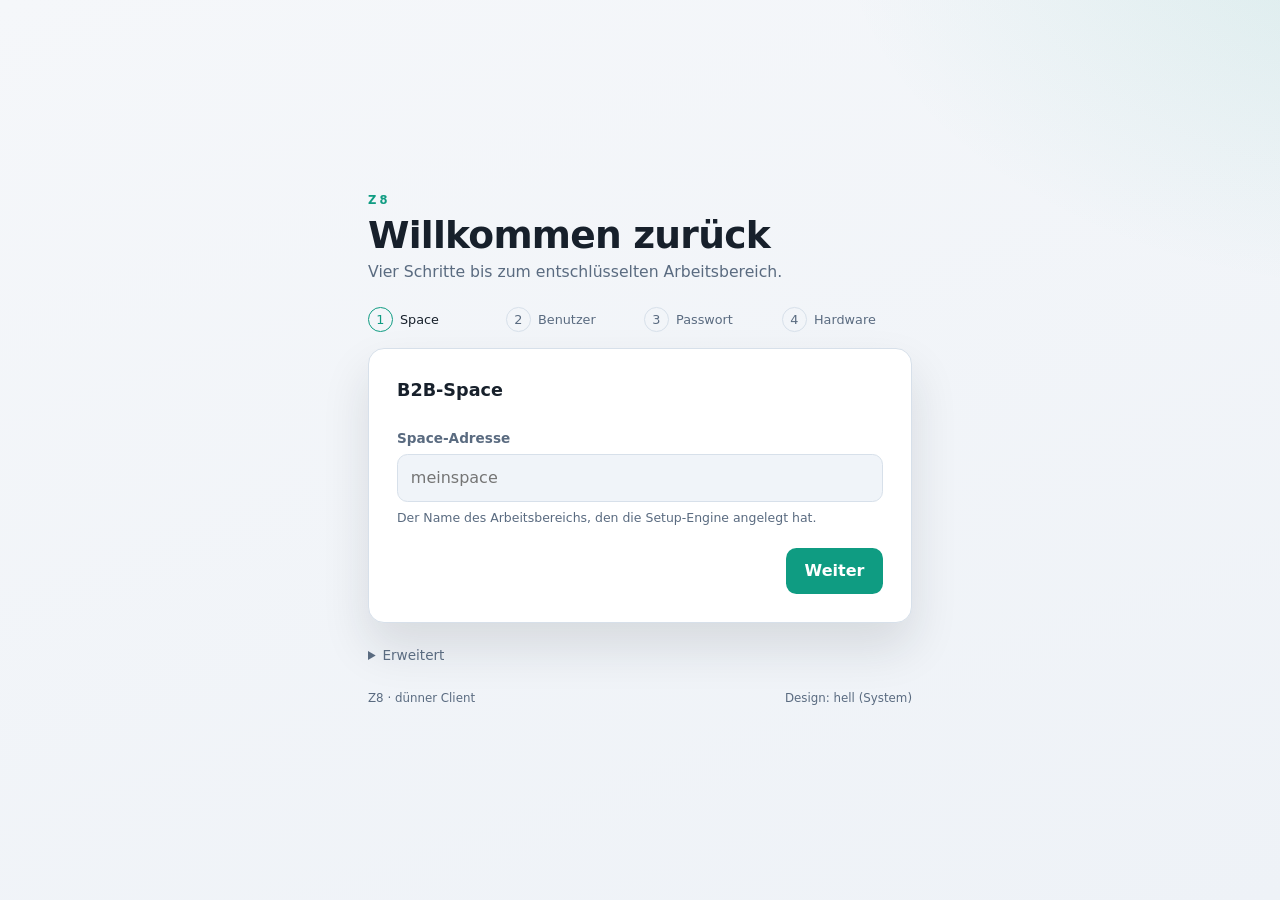
<file: login-ui/index.html>
<!doctype html>
<html lang="de">
<head>
<meta charset="utf-8">
<meta name="viewport" content="width=device-width, initial-scale=1, viewport-fit=cover">
<meta name="color-scheme" content="dark light">
<title>Z8 · Anmeldung</title>
<link rel="stylesheet" href="../ui/design-system.css">
<link rel="stylesheet" href="login.css">
</head>
<body>
<div class="logo-slot" aria-hidden="true"></div>

<main class="shell">
  <header class="masthead">
    <p class="eyebrow">Z8</p>
    <h1>Willkommen zurück</h1>
    <p class="lede">Vier Schritte bis zum entschlüsselten Arbeitsbereich.</p>
  </header>

  <nav class="steps" aria-label="Fortschritt">
    <ol id="step-dots">
      <li data-step="1"><span>1</span><em>Space</em></li>
      <li data-step="2"><span>2</span><em>Benutzer</em></li>
      <li data-step="3"><span>3</span><em>Passwort</em></li>
      <li data-step="4"><span>4</span><em>Hardware</em></li>
    </ol>
  </nav>

  <section class="card" aria-live="polite">
    <form id="wizard" novalidate autocomplete="off">

      <fieldset class="panel" data-panel="1">
        <legend>B2B-Space</legend>
        <label for="space">Space-Adresse</label>
        <input id="space" name="z8_space" type="text" inputmode="text"
               placeholder="meinspace" autocapitalize="none" spellcheck="false" autocomplete="one-time-code" required>
        <p class="hint">Der Name des Arbeitsbereichs, den die Setup-Engine angelegt hat.</p>
      </fieldset>

      <fieldset class="panel" data-panel="2" hidden>
        <legend>Benutzer</legend>
        <label for="user">Benutzername</label>
        <input id="user" name="z8_user" type="text" placeholder="anna"
               autocapitalize="none" spellcheck="false" autocomplete="one-time-code" required>
        <p class="hint">Deine Adresse wird aus Space + Name abgeleitet.</p>
      </fieldset>

      <fieldset class="panel" data-panel="3" hidden>
        <legend>Passwort</legend>
        <label for="password">Passwort</label>
        <input id="password" name="z8_secret" type="password" autocomplete="new-password" required>
        <p class="hint">Öffnet deine Passbox. Bleibt ausschließlich im Browser.</p>
      </fieldset>

      <fieldset class="panel" data-panel="4" hidden>
        <legend>Hardware-Key oder Passkey</legend>
        <div class="tabs" role="tablist">
          <button type="button" class="tab is-active" data-tab="hw" role="tab">Hardware-Datei</button>
          <button type="button" class="tab" data-tab="passkey" role="tab">Passkey</button>
        </div>

        <div class="tab-panel" data-tab-panel="hw">
          <label for="hw-pem">Hardware-PEM</label>
          <input id="hw-pem" name="hw-pem" type="file">
          <label for="hw-kem">KEM-Privatekey (.kem)</label>
          <input id="hw-kem" name="hw-kem" type="file">
          <p class="hint">Die Datei verlässt dein Gerät nicht; der Shard wird lokal geöffnet.</p>
        </div>

        <div class="tab-panel" data-tab-panel="passkey" hidden>
          <button type="button" id="passkey-btn" class="ghost">Passkey verwenden</button>
          <p class="hint" id="passkey-hint">Fordert eine WebAuthn-Assertion über <code>navigator.credentials</code> an.</p>
        </div>
      </fieldset>

      <p class="error" id="error" role="alert" hidden></p>

      <div class="actions">
        <button type="button" id="back" class="ghost" hidden>Zurück</button>
        <button type="button" id="next" class="primary">Weiter</button>
        <button type="submit" id="submit" class="primary" hidden>Anmelden</button>
      </div>
    </form>

    <div id="result" class="result" hidden>
      <p class="badge ok">Angemeldet</p>
      <dl>
        <div><dt>Space</dt><dd id="res-space"></dd></div>
        <div><dt>Benutzer</dt><dd id="res-user"></dd></div>
        <div><dt>Master-Fingerprint</dt><dd id="res-fp" class="mono"></dd></div>
        <div><dt>Token</dt><dd id="res-token" class="mono"></dd></div>
      </dl>
      <button type="button" id="logout" class="primary">Abmelden</button>
    </div>
  </section>

  <details class="advanced">
    <summary>Erweitert</summary>
    <label for="server">Server-Basis (leer = gleiche Herkunft)</label>
    <input id="server" type="text" placeholder="leer = gleiche Herkunft" autocapitalize="none">
    <p class="hint">Nur nötig, wenn die Seite als lokale Datei geöffnet wird.</p>
  </details>

  <footer class="foot">
    <span>Z8 · dünner Client</span>
    <span id="theme-note">Design folgt dem System</span>
  </footer>
</main>

<script src="login-api.js"></script>
<script src="login.js"></script>
</body>
</html>
</file>
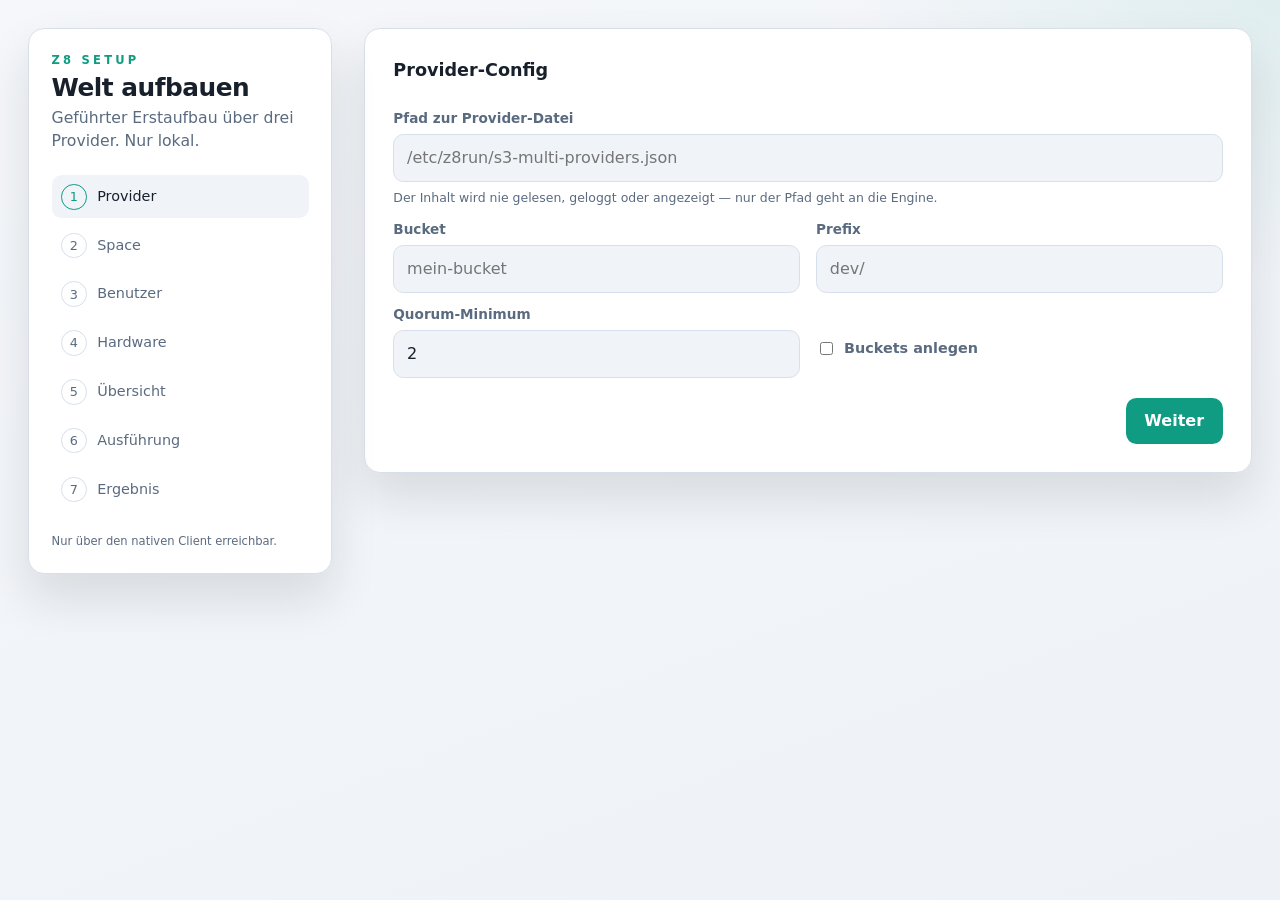
<file: setup-ui/index.html>
<!doctype html>
<html lang="de">
<head>
<meta charset="utf-8">
<meta name="viewport" content="width=1280">
<meta name="color-scheme" content="dark light">
<title>Z8 · Setup</title>
<link rel="stylesheet" href="../ui/design-system.css">
<link rel="stylesheet" href="setup.css">
</head>
<body class="setup-body">
<div class="logo-slot" aria-hidden="true"></div>

<main class="setup-shell">
  <aside class="side">
    <div class="side-head">
      <p class="eyebrow">Z8 Setup</p>
      <h1>Welt aufbauen</h1>
      <p class="lede">Geführter Erstaufbau über drei Provider. Nur lokal.</p>
    </div>
    <ol id="stepnav" class="stepnav">
      <li data-step="1"><span>1</span>Provider</li>
      <li data-step="2"><span>2</span>Space</li>
      <li data-step="3"><span>3</span>Benutzer</li>
      <li data-step="4"><span>4</span>Hardware</li>
      <li data-step="5"><span>5</span>Übersicht</li>
      <li data-step="6"><span>6</span>Ausführung</li>
      <li data-step="7"><span>7</span>Ergebnis</li>
    </ol>
    <p class="side-foot" id="local-note">Nur über den nativen Client erreichbar.</p>
  </aside>

  <section class="content">
    <form id="wizard" novalidate autocomplete="off">
      <fieldset class="panel" data-panel="1">
        <legend>Provider-Config</legend>
        <label for="providers-config">Pfad zur Provider-Datei</label>
        <input id="providers-config" type="text" placeholder="/etc/z8run/s3-multi-providers.json" spellcheck="false">
        <p class="hint">Der Inhalt wird nie gelesen, geloggt oder angezeigt — nur der Pfad geht an die Engine.</p>
        <div class="grid-2">
          <div>
            <label for="bucket">Bucket</label>
            <input id="bucket" type="text" placeholder="mein-bucket" spellcheck="false">
          </div>
          <div>
            <label for="prefix">Prefix</label>
            <input id="prefix" type="text" placeholder="dev/" spellcheck="false">
          </div>
        </div>
        <div class="grid-2">
          <div>
            <label for="quorum-min">Quorum-Minimum</label>
            <input id="quorum-min" type="number" min="1" max="3" value="2">
          </div>
          <label class="check"><input id="create-buckets" type="checkbox"> Buckets anlegen</label>
        </div>
      </fieldset>

      <fieldset class="panel" data-panel="2" hidden>
        <legend>Space</legend>
        <label for="space">Space-Name</label>
        <input id="space" type="text" placeholder="meinspace" spellcheck="false">
        <p class="hint">Bestimmt die Space-Adresse (Argon2id) und alle Weltpfade.</p>
      </fieldset>

      <fieldset class="panel" data-panel="3" hidden>
        <legend>Benutzer und Passwörter</legend>
        <div id="users" class="users"></div>
        <button type="button" id="add-user" class="ghost">Benutzer hinzufügen</button>
        <p class="hint">Passwörter gehen nur an die Engine und erscheinen in keinem Log.</p>
      </fieldset>

      <fieldset class="panel" data-panel="4" hidden>
        <legend>Hardware-Keys (PEM-Ablage)</legend>
        <div class="grid-2">
          <div>
            <label for="setup-keys">Setup-Keys (2-of-N)</label>
            <input id="setup-keys" type="number" min="2" max="16" value="3">
          </div>
          <div>
            <label for="hw-keys">User-HW-Keys</label>
            <input id="hw-keys" type="number" min="2" max="16" value="2">
          </div>
        </div>
        <label for="key-dir">Key-Verzeichnis (PEMs, 0600)</label>
        <input id="key-dir" type="text" placeholder="/data/z8run/setup-keys/meinspace" spellcheck="false">
        <label for="db-dir">DB-Verzeichnis</label>
        <input id="db-dir" type="text" placeholder="(leer = Key-Verzeichnis/db)" spellcheck="false">
        <label for="vec0">vec0-Pfad</label>
        <input id="vec0" type="text" value="/data/z8run/vec0.so" spellcheck="false">
        <p class="hint">Die Engine erzeugt die PEMs und setzt Modus 0600.</p>
      </fieldset>

      <fieldset class="panel" data-panel="5" hidden>
        <legend>Übersicht</legend>
        <div id="summary" class="summary"></div>
        <label for="out">Setup-JSON-Ablage</label>
        <input id="out" type="text" spellcheck="false">
        <p class="hint">Die Datei wird mit Modus 0600 geschrieben. Enthält Setup-PEMs — nie teilen.</p>
      </fieldset>

      <fieldset class="panel" data-panel="6" hidden>
        <legend>Ausführung</legend>
        <p class="hint">Live-Ausgabe der Setup-Engine. Fenster nicht schließen.</p>
        <pre id="engine-log" class="engine-log" aria-live="polite"></pre>
      </fieldset>

      <fieldset class="panel" data-panel="7" hidden>
        <legend>Ergebnis</legend>
        <p class="badge ok">Welt angelegt</p>
        <div id="result" class="summary"></div>
        <div class="callout">
          <strong>Setup-JSON:</strong> <code id="out-path"></code><br>
          Modus <code>0600</code> — nur für dich, nie ins Repo oder in einen Chat.
        </div>
      </fieldset>

      <p class="error" id="error" role="alert" hidden></p>
      <div class="actions">
        <button type="button" id="back" class="ghost" hidden>Zurück</button>
        <button type="button" id="next" class="primary">Weiter</button>
        <button type="button" id="run" class="primary" hidden>Ausführen</button>
      </div>
    </form>
  </section>
</main>

<dialog id="fehler-dialog" class="dialog">
  <h2>Setup verweigert</h2>
  <p id="dialog-text"></p>
  <form method="dialog"><button class="primary">Schließen</button></form>
</dialog>

<script src="setup.js"></script>
</body>
</html>
</file>
<file: ui/design-system.css>
/* Z8 Design-System (EINE Quelle für Login-UI und Setup-UI).
   rem-basiert, dunkel = Default, hell nur bei ausdrücklichem Systemwunsch. */
:root {
  --bg: #0b0f14;
  --bg-soft: #111823;
  --surface: #151d29;
  --surface-2: #1b2534;
  --border: #263244;
  --text: #e8eef7;
  --text-dim: #93a2b8;
  --accent: #6ee7c8;
  --accent-ink: #06231d;
  --danger: #ff8a8a;
  --danger-bg: #2a1518;
  --ok: #6ee7c8;
  --radius: 1rem;
  --shadow: 0 1.5rem 3rem rgba(0, 0, 0, .35);
  --font: system-ui, -apple-system, "Segoe UI", Roboto, "Helvetica Neue", Arial, sans-serif;
  --mono: ui-monospace, SFMono-Regular, Menlo, Consolas, monospace;
}

@media (prefers-color-scheme: light) {
  :root {
    --bg: #f5f7fa;
    --bg-soft: #eef2f7;
    --surface: #ffffff;
    --surface-2: #f0f4f9;
    --border: #d7e0ea;
    --text: #17202b;
    --text-dim: #5a6b80;
    --accent: #0f9c82;
    --accent-ink: #ffffff;
    --danger: #b4232f;
    --danger-bg: #fdecee;
    --ok: #0f7f6b;
    --shadow: 0 1.5rem 3rem rgba(23, 32, 43, .12);
  }
}

* { box-sizing: border-box; }

html {
  font-size: 100%;
  -webkit-text-size-adjust: 100%;
  text-size-adjust: 100%;
}

body {
  margin: 0;
  min-height: 100dvh;
  display: grid;
  place-items: center;
  padding: clamp(1rem, 3vw, 3rem) 1rem;
  font-family: var(--font);
  background:
    radial-gradient(60rem 40rem at 110% -10%, color-mix(in srgb, var(--accent) 12%, transparent), transparent 60%),
    linear-gradient(160deg, var(--bg) 0%, var(--bg-soft) 100%);
  color: var(--text);
  line-height: 1.5;
}

.logo-slot {
  position: fixed;
  inset-block-start: 1.25rem;
  inset-inline-start: 1.25rem;
  width: 2.5rem;
  height: 2.5rem;
}

.masthead { margin-block-end: 1.5rem; }
.eyebrow {
  margin: 0;
  font-size: .72rem;
  letter-spacing: .28em;
  text-transform: uppercase;
  color: var(--accent);
  font-weight: 650;
}
h1 {
  margin: .35rem 0 .25rem;
  font-size: clamp(1.6rem, 3.2vw, 2.35rem);
  line-height: 1.1;
  letter-spacing: -.02em;
  font-weight: 680;
}
.lede { margin: 0; color: var(--text-dim); font-size: .98rem; }

.card {
  background: var(--surface);
  border: 1px solid var(--border);
  border-radius: var(--radius);
  box-shadow: var(--shadow);
  padding: clamp(1.1rem, 3vw, 1.75rem);
}

.panel { border: 0; margin: 0; padding: 0; min-width: 0; }
.panel legend { padding: 0; font-size: 1.1rem; font-weight: 640; margin-block-end: .85rem; }
label { display: block; font-size: .85rem; font-weight: 560; color: var(--text-dim); margin-block: .7rem .35rem; }

input[type="text"], input[type="password"], input[type="number"],
input[type="file"], select, textarea {
  width: 100%;
  font: inherit;
  color: var(--text);
  background: var(--surface-2);
  border: 1px solid var(--border);
  border-radius: .65rem;
  padding: .68rem .8rem;
}
input[type="file"] { padding: .5rem; }
input:focus-visible, button:focus-visible, summary:focus-visible, select:focus-visible {
  outline: 2px solid var(--accent);
  outline-offset: 2px;
}
input[aria-invalid="true"] { border-color: var(--danger); }
.hint { margin: .45rem 0 0; font-size: .78rem; color: var(--text-dim); }
code { font-family: var(--mono); font-size: .85em; }

.error {
  margin: 1rem 0 0;
  padding: .65rem .8rem;
  border-radius: .6rem;
  background: var(--danger-bg);
  color: var(--danger);
  border: 1px solid color-mix(in srgb, var(--danger) 35%, transparent);
  font-size: .86rem;
}

.actions {
  display: flex;
  gap: .6rem;
  justify-content: flex-end;
  margin-block-start: 1.25rem;
  flex-wrap: wrap;
}

button {
  font: inherit;
  cursor: pointer;
  border-radius: .65rem;
  padding: .62rem 1.1rem;
  border: 1px solid transparent;
  transition: filter .15s ease, transform .05s ease;
}
button:active { transform: translateY(1px); }
button:disabled { opacity: .55; cursor: progress; }
.primary { background: var(--accent); color: var(--accent-ink); font-weight: 640; }
.primary:hover { filter: brightness(1.06); }
.ghost { background: transparent; color: var(--text); border-color: var(--border); }
.ghost:hover { background: var(--surface-2); }

.badge {
  display: inline-block;
  margin: 0;
  padding: .3rem .7rem;
  border-radius: 999px;
  font-size: .8rem;
  font-weight: 640;
}
.badge.ok { background: color-mix(in srgb, var(--ok) 18%, transparent); color: var(--ok); }

.advanced { margin-block-start: 1rem; color: var(--text-dim); font-size: .85rem; }
.advanced summary { cursor: pointer; padding-block: .35rem; }
.foot {
  display: flex;
  justify-content: space-between;
  gap: 1rem;
  margin-block-start: 1.25rem;
  color: var(--text-dim);
  font-size: .74rem;
}

@media (prefers-reduced-motion: reduce) {
  * { transition: none !important; }
}
</file>
<file: login-ui/login.css>
/* Login-spezifische Bausteine; Basis + Tokens aus ../ui/design-system.css. */
.shell { width: min(34rem, 100%); }

.steps { margin-block-end: 1rem; }
#step-dots {
  list-style: none;
  display: grid;
  grid-template-columns: repeat(4, 1fr);
  gap: .5rem;
  margin: 0;
  padding: 0;
}
#step-dots li { display: flex; align-items: center; gap: .45rem; color: var(--text-dim); font-size: .8rem; }
#step-dots li span {
  display: grid;
  place-items: center;
  width: 1.55rem;
  height: 1.55rem;
  border-radius: 50%;
  border: 1px solid var(--border);
  font-variant-numeric: tabular-nums;
}
#step-dots li em { font-style: normal; }
#step-dots li.is-current { color: var(--text); }
#step-dots li.is-current span { border-color: var(--accent); color: var(--accent); }
#step-dots li.is-done span { background: var(--accent); border-color: var(--accent); color: var(--accent-ink); }

.tabs {
  display: inline-flex;
  gap: .25rem;
  padding: .25rem;
  background: var(--surface-2);
  border: 1px solid var(--border);
  border-radius: .7rem;
  margin-block-end: .75rem;
}
.tab {
  font: inherit;
  font-size: .82rem;
  border: 0;
  background: transparent;
  color: var(--text-dim);
  padding: .4rem .75rem;
  border-radius: .5rem;
  cursor: pointer;
}
.tab.is-active { background: var(--surface); color: var(--text); box-shadow: 0 1px 3px rgba(0, 0, 0, .25); }

.result dl { display: grid; gap: .55rem; margin: 1rem 0 1.25rem; }
.result dl div {
  display: flex;
  justify-content: space-between;
  gap: 1rem;
  padding-block: .45rem;
  border-bottom: 1px solid var(--border);
}
.result dt { color: var(--text-dim); font-size: .84rem; }
.result dd { margin: 0; text-align: right; font-size: .9rem; overflow-wrap: anywhere; }
.mono { font-family: var(--mono); font-size: .78rem; }

@media (max-width: 30rem) {
  #step-dots li em { display: none; }
  .actions button { flex: 1 1 auto; }
}
</file>
<file: setup-ui/setup.css>
/* Setup-UI: Desktop-Raster (1920x1080), gleiche Tokens wie die Login-UI. */
.setup-body {
  display: block;
  padding: clamp(1.25rem, 2.2vw, 2.5rem);
}

.setup-shell {
  width: min(100rem, 100%);
  margin-inline: auto;
  display: grid;
  grid-template-columns: 19rem minmax(0, 1fr);
  gap: clamp(1.25rem, 2.5vw, 2.5rem);
  align-items: start;
}

.side {
  position: sticky;
  top: 1.5rem;
  padding: 1.4rem;
  background: var(--surface);
  border: 1px solid var(--border);
  border-radius: var(--radius);
  box-shadow: var(--shadow);
}
.side-head h1 { font-size: 1.55rem; }
.stepnav {
  list-style: none;
  margin: 1.4rem 0 0;
  padding: 0;
  display: grid;
  gap: .35rem;
  counter-reset: none;
}
.stepnav li {
  display: flex;
  align-items: center;
  gap: .65rem;
  padding: .55rem .6rem;
  border-radius: .6rem;
  color: var(--text-dim);
  font-size: .9rem;
}
.stepnav li span {
  display: grid;
  place-items: center;
  width: 1.6rem;
  height: 1.6rem;
  border-radius: 50%;
  border: 1px solid var(--border);
  font-variant-numeric: tabular-nums;
  font-size: .8rem;
}
.stepnav li.is-current { background: var(--surface-2); color: var(--text); }
.stepnav li.is-current span { border-color: var(--accent); color: var(--accent); }
.stepnav li.is-done span { background: var(--accent); border-color: var(--accent); color: var(--accent-ink); }
.side-foot { margin: 1.4rem 0 0; font-size: .72rem; color: var(--text-dim); }

.content .card { width: 100%; }
.content { min-width: 0; }
#wizard { background: var(--surface); border: 1px solid var(--border); border-radius: var(--radius); box-shadow: var(--shadow); padding: clamp(1.4rem, 2.2vw, 2.25rem); }

.grid-2 { display: grid; grid-template-columns: repeat(2, minmax(0, 1fr)); gap: 1rem; }
.check { display: flex; align-items: center; gap: .5rem; margin-block-start: 2rem; font-size: .9rem; }
.check input { width: auto; }

.users { display: grid; gap: .75rem; margin-block-end: .9rem; }
.user-row {
  display: grid;
  grid-template-columns: 1fr 1.4fr auto;
  gap: .6rem;
  align-items: end;
  padding: .75rem;
  background: var(--surface-2);
  border: 1px solid var(--border);
  border-radius: .8rem;
}
.user-row label { margin-block-start: 0; }
.user-row .remove { padding: .55rem .7rem; }
.user-row .remove:hover { color: var(--danger); border-color: var(--danger); }

.summary {
  border: 1px solid var(--border);
  border-radius: .8rem;
  overflow: hidden;
  margin-block-end: 1rem;
}
.summary dl { margin: 0; }
.summary div {
  display: grid;
  grid-template-columns: 14rem minmax(0, 1fr);
  gap: 1rem;
  padding: .6rem .9rem;
  border-bottom: 1px solid var(--border);
}
.summary div:last-child { border-bottom: 0; }
.summary dt { color: var(--text-dim); font-size: .85rem; }
.summary dd { margin: 0; font-size: .9rem; overflow-wrap: anywhere; }

.engine-log {
  margin: 0;
  min-height: 16rem;
  max-height: 34rem;
  overflow: auto;
  padding: 1rem;
  background: #06090d;
  color: #b9f5e6;
  border: 1px solid var(--border);
  border-radius: .8rem;
  font-family: var(--mono);
  font-size: .8rem;
  line-height: 1.55;
  white-space: pre-wrap;
}
.engine-log .err { color: var(--danger); }

.callout {
  margin-block-start: 1rem;
  padding: .9rem 1rem;
  border: 1px solid var(--border);
  border-radius: .8rem;
  background: var(--surface-2);
  font-size: .88rem;
  line-height: 1.6;
}

.dialog {
  border: 1px solid var(--border);
  border-radius: var(--radius);
  background: var(--surface);
  color: var(--text);
  box-shadow: var(--shadow);
  padding: 1.5rem;
  width: min(34rem, 90vw);
}
.dialog::backdrop { background: rgba(0, 0, 0, .55); }
.dialog h2 { margin: 0 0 .6rem; font-size: 1.15rem; color: var(--danger); }
.dialog form { margin-block-start: 1.2rem; text-align: right; }

@media (max-width: 1000px) {
  .setup-shell { grid-template-columns: 1fr; }
  .side { position: static; }
}
</file>
